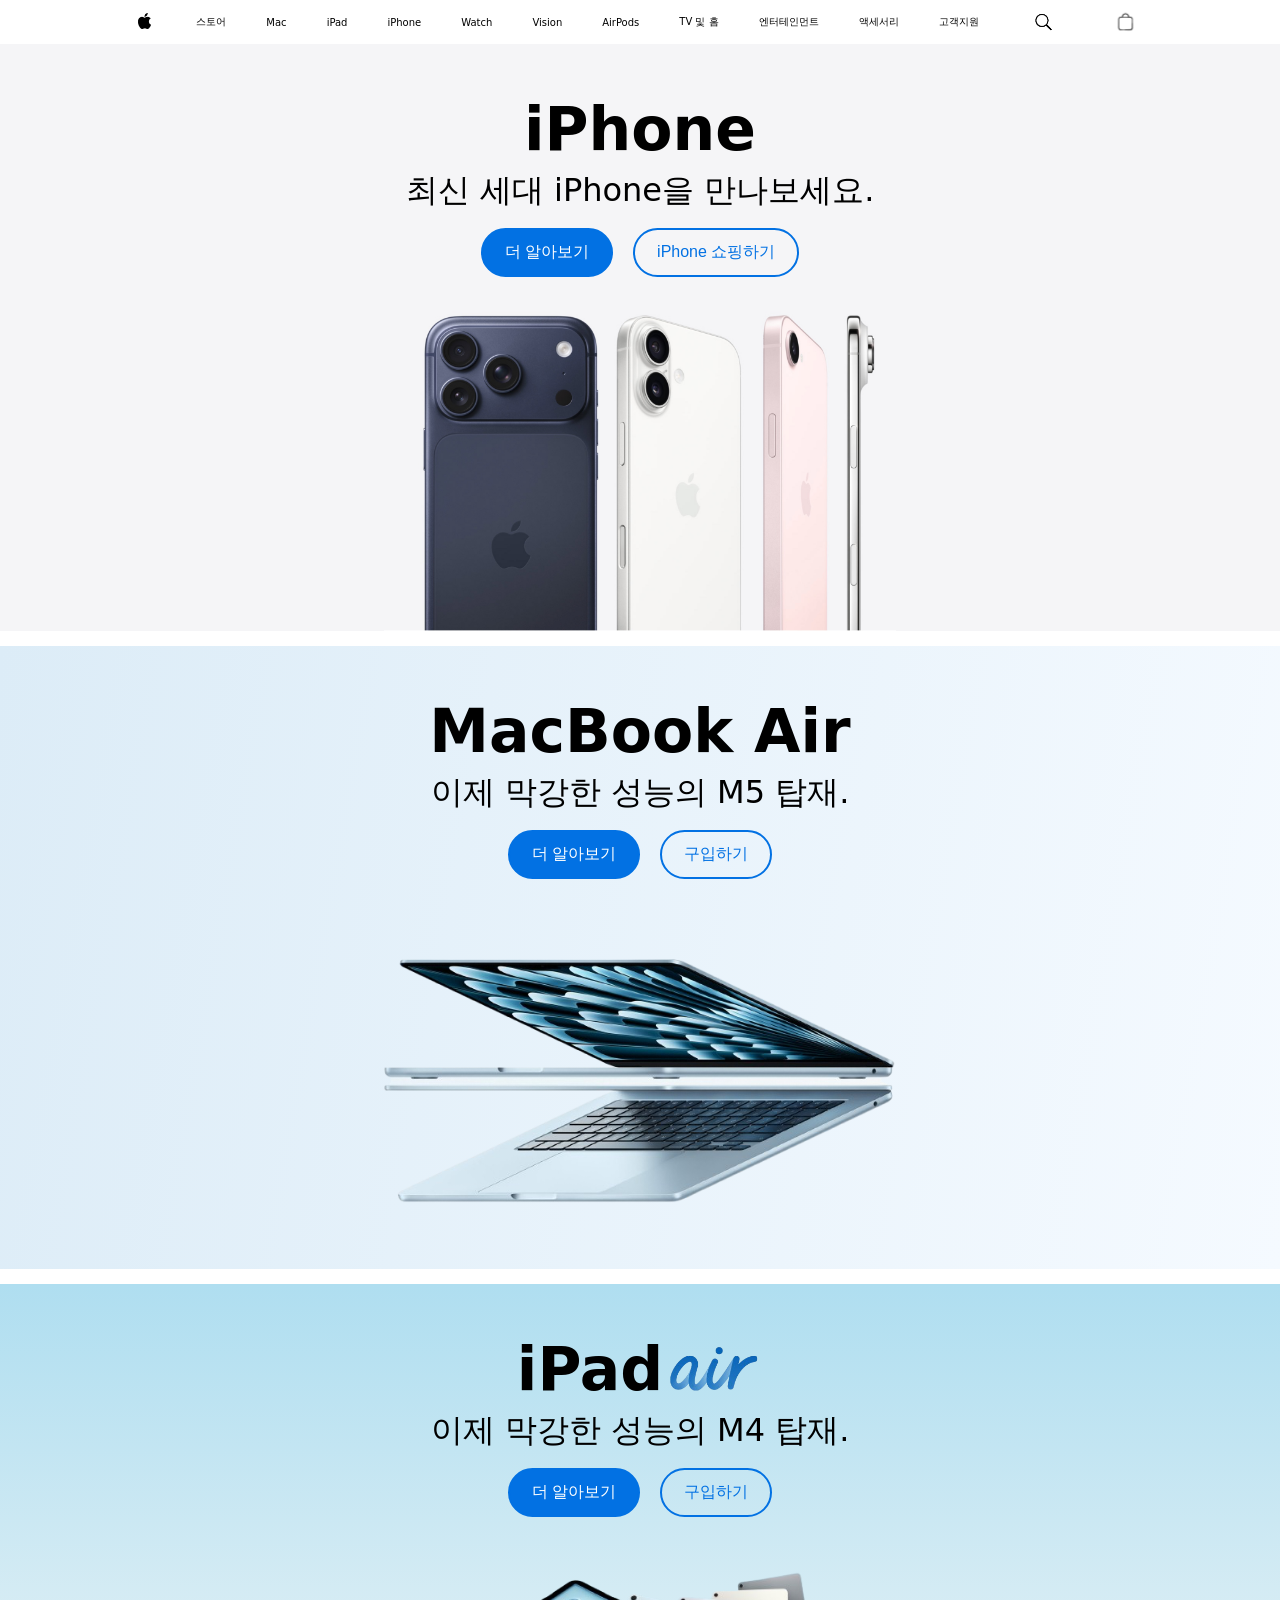
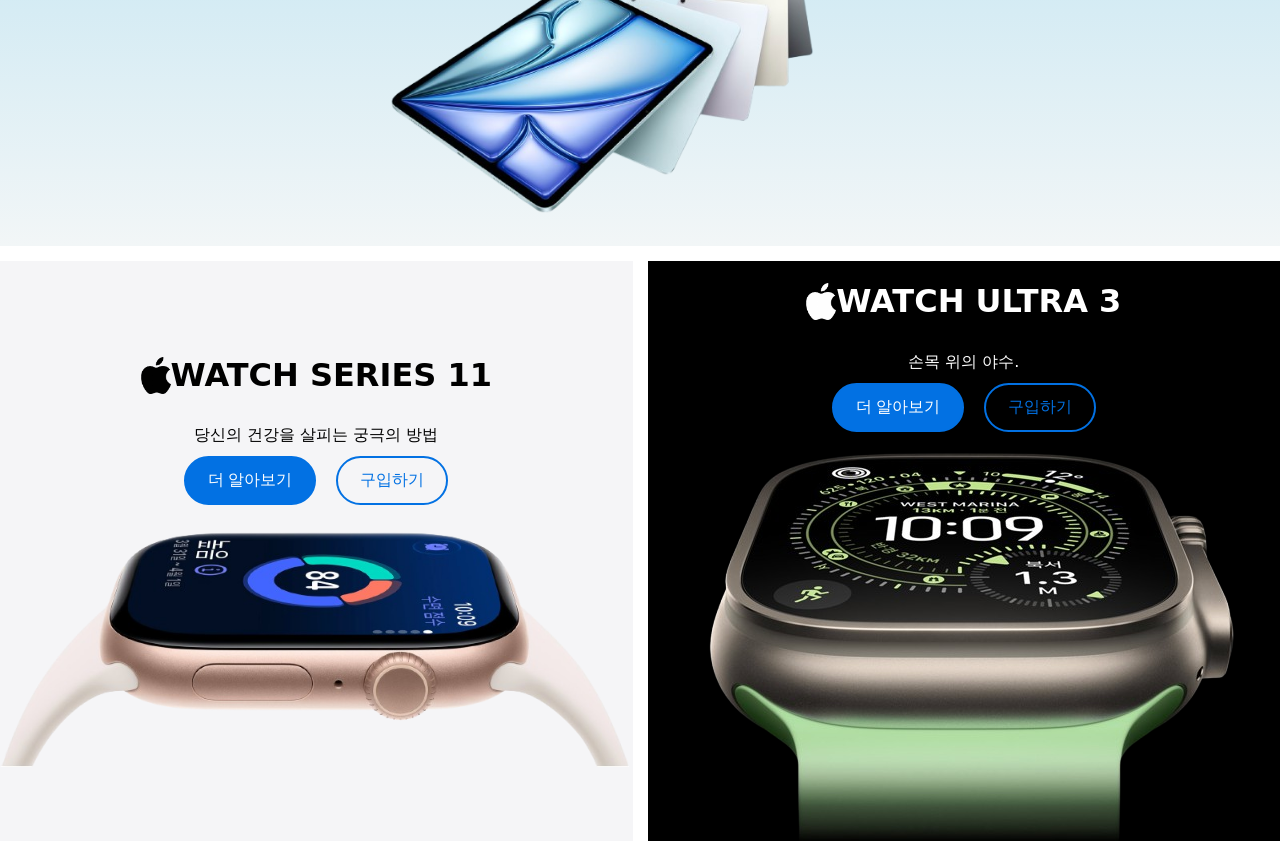
<file: harry/src/harry.html>
<!doctype html>
<html lang="en">
  <head>
    <meta charset="UTF-8" />
    <meta name="viewport" content="width=device-width, initial-scale=1.0" />
    <title>Apple (대한민국)</title>
    <link rel="icon" href="/harry/img/FAVICON-removebg-preview.png" />
  </head>
  <body>
    <div id="header">
      <a href="/harry/src/harry.html"
        ><img
          class="btn"
          id="logo"
          src="/harry/img/Apple_logo-removebg-preview.png"
          alt="Apple_logo"
      /></a>

      <a href="" class="btn">스토어</a>
      <a href="" class="btn">Mac</a>
      <a href="" class="btn">iPad</a>
      <a href="" class="btn">iPhone</a>
      <a href="" class="btn">Watch</a>
      <a href="" class="btn">Vision</a>
      <a href="" class="btn">AirPods</a>
      <a href="" class="btn">TV 및 홈</a>
      <a href="" class="btn">엔터테인먼트</a>
      <a href="" class="btn">액세서리</a>
      <a href="" class="btn">고객지원</a>

      <a href=""
        ><img
          class="btn"
          id="searchBTN"
          src="/harry/img/searchBTN-removebg-preview.png"
          alt="searchBTN"
      /></a>
      <a href=""
        ><img
          class="btn"
          id="shop"
          src="/harry/img/shop-removebg-preview.png"
          alt="shop"
      /></a>
    </div>

    <div id="body">
      <div id="item1" class="item">
        <h1 class="product-ttl">iPhone</h1>

        <h1 class="product-subttl">최신 세대 iPhone을 만나보세요.</h1>
        <div class="btn-row">
          <button class="left-btn">더 알아보기</button>
          <button class="right-btn">iPhone 쇼핑하기</button>
        </div>

        <img
          class="product-main-img"
          id="iPhone"
          src="/harry/img/iPhone.jpeg"
          alt="iPhone"
        />
      </div>

      <div id="item2" class="item">
        <h1 class="product-ttl">MacBook Air</h1>

        <h1 class="product-subttl">이제 막강한 성능의 M5 탑재.</h1>
        <div class="btn-row">
          <button class="left-btn">더 알아보기</button>
          <button class="right-btn">구입하기</button>
        </div>

        <img
          class="product-main-img"
          id="macbook"
          src="/harry/img/macbook-removebg-preview.png"
          alt="macbook"
        />
      </div>

      <div id="item3" class="item">
        <div id="ipad-title">
          <h1 class="product-ttl">iPad</h1>
          <img src="/harry/img/air-removebg-preview.png" alt="air" />
        </div>

        <h1 class="product-subttl">이제 막강한 성능의 M4 탑재.</h1>
        <div class="btn-row">
          <button class="left-btn">더 알아보기</button>
          <button class="right-btn">구입하기</button>
        </div>

        <img
          class="product-main-img"
          id="iPad"
          src="/harry/img/iPad-removebg-preview.png"
          alt="iPad"
        />
      </div>

      <div id="watchRow" class="item">
        <div id="watch11">
          <div class="watch-ttl" id="11-ttl">
            <img
            class="appleLogoInWatch"
            src="/harry/img/Apple_logo-removebg-preview.png"
            alt="apple logo"
          />
            <h1 class="WATCH"><strong>WATCH</strong> SERIES 11</h1>
          </div>
          
          <h1 class="product-subttl watch-subttl">
            당신의 건강을 살피는 궁극의 방법
          </h1>
          <div class="btn-row">
            <button class="left-btn">더 알아보기</button>
            <button class="right-btn">구입하기</button>
          </div>
          <img
            id="watch11img"
            src="/harry/img/watch11-removebg-preview.png"
            alt="watch11"
          />

        </div>


        <div id="watchUltra">
          <div class="watch-ttl" id="ultra-ttl">
            <img
            id="white-logo"
            class="appleLogoInWatch"
            src="/harry/img/Apple_logo-removebg-preview.png"
            alt="apple logo"
          />
            <h1 class="WATCH watchULTRA3"> <strong>WATCH</strong>  ULTRA 3</h1>

          </div>
            <h1 class="product-subttl watchULTRA3 watch-subttl" >손목 위의 야수.</h1>
            <div class="btn-row">
              <button class="left-btn">더 알아보기</button>
              <button class="right-btn">구입하기</button>
            </div>

            <img
              src="/harry/img/watchUltra3-removebg-preview.png"
              alt="watchUltra3"
            />
          </div>

        </div>
        <div id="item5" class="item">
          <div class=""></div>
          <div></div>
        </div>
      </div>

      
    </div>
    <script src="/harry/src/code.js"></script>
  </body>
  <link rel="stylesheet" href="/harry/src/style.css" />
</html>
</file>
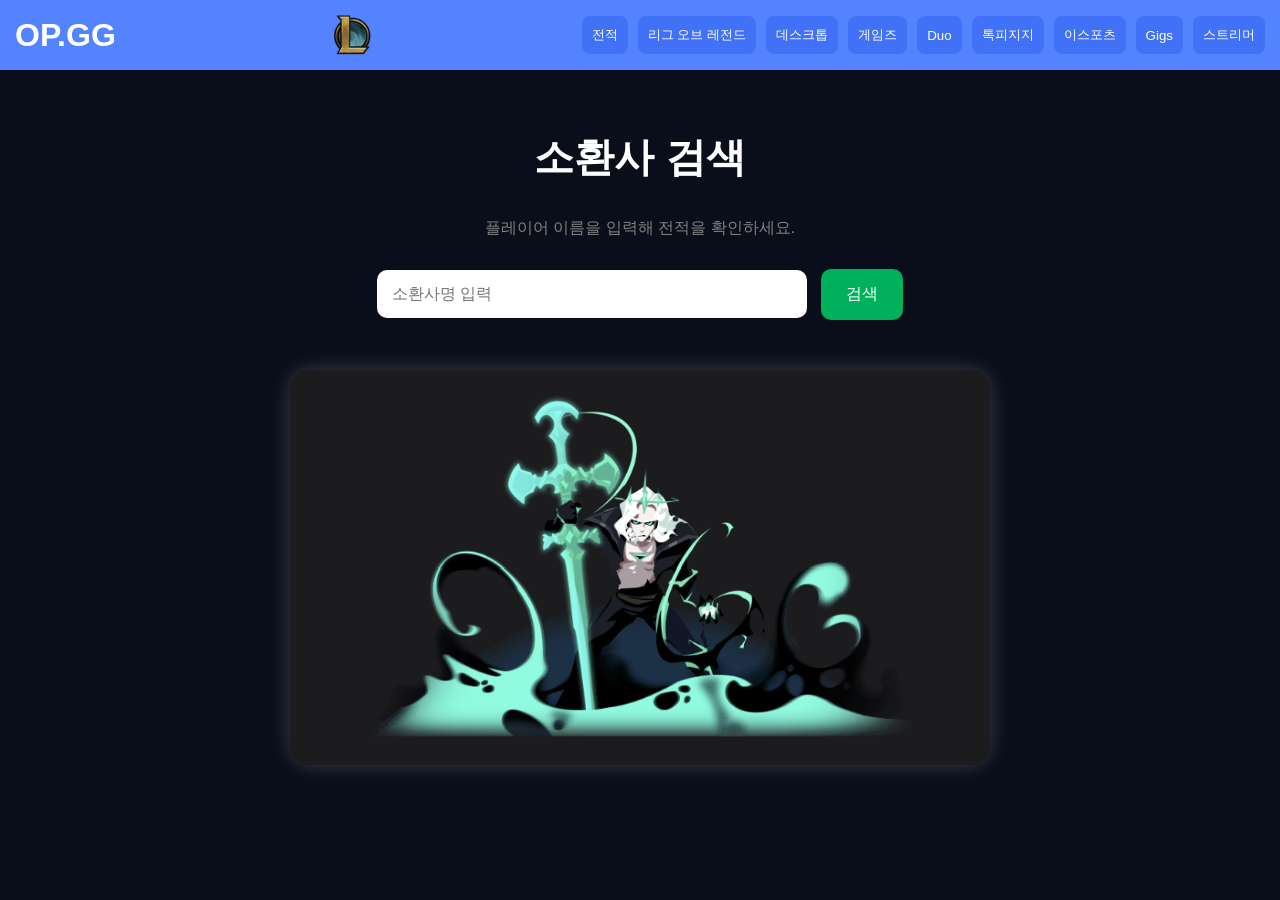
<file: ljs/src/ljs.html>
<!DOCTYPE html>
<html lang="ko">
<head>
    <meta charset="UTF-8">
    <meta name="viewport" content="width=device-width, initial-scale=1.0">
    <title>https://ljs.op.gg</title>
</head>

<body style="
    background-color: #0a0e1a;
    color: white;
    font-family: Arial, sans-serif;
    margin: 0;
;">

    <!-- 상단 바 -->
    <div style="
        background-color: #5383ff;
        padding: 15px;
        display: flex;
        justify-content: space-between;
        align-items: center;
    ">

        <h1 style="margin: 0;">OP.GG</h1> <img src="스크린샷_2026-05-15_221217-removebg-preview.png" alt="OP.GG" style="height: 40px;">

        <div style="
            display: flex;
            gap: 10px;
            overflow-x: auto;
            white-space: nowrap;
        ">
            <button style="background-color:#4171f6;color:white;border:none;padding:10px;border-radius:8px;">전적</button>
            <button style="background-color:#4171f6;color:white;border:none;padding:10px;border-radius:8px;">리그 오브 레전드</button>
            <button style="background-color:#4171f6;color:white;border:none;padding:10px;border-radius:8px;">데스크톱</button>
            <button style="background-color:#4171f6;color:white;border:none;padding:10px;border-radius:8px;">게임즈</button>
            <button style="background-color:#4171f6;color:white;border:none;padding:10px;border-radius:8px;">Duo</button>
            <button style="background-color:#4171f6;color:white;border:none;padding:10px;border-radius:8px;">톡피지지</button>
            <button style="background-color:#4171f6;color:white;border:none;padding:10px;border-radius:8px;">이스포츠</button>
            <button style="background-color:#4171f6;color:white;border:none;padding:10px;border-radius:8px;">Gigs</button>
            <button style="background-color:#4171f6;color:white;border:none;padding:10px;border-radius:8px;">스트리머</button>
        </div>
    </div>

    <!-- 메인 영역 -->
    <div style="
        text-align: center;
        margin-top: 60px;
    ">

        <h2 style="font-size: 40px;">소환사 검색</h2>

        <p style="color: gray;">
            플레이어 이름을 입력해 전적을 확인하세요.
        </p>

        <!-- 검색창 -->
        <div style="margin-top: 30px;">

            <input 
                type="text"
                placeholder="소환사명 입력"
                style="
                    width: 400px;
                    padding: 15px;
                    border-radius: 10px;
                    border: none;
                    font-size: 16px;
                "
            >

            <button style="
                padding: 15px 25px;
                background-color: #00b15c;
                color: white;
                border: none;
                border-radius: 10px;
                font-size: 16px;
                margin-left: 10px;
            ">
                검색
            </button>

        </div>

        <!-- 이미지 -->
        <div style="margin-top: 50px;">

            <img 
                src="스크린샷 2026-05-15 224130.png"
                alt="OP.GG"
                style="
                    width: 700px;
                    border-radius: 20px;
                    box-shadow: 0 0 20px rgba(255,255,255,0.2);
                "
            >

        </div>

    </div>

</body>
</html>
</file>
<file: harry/src/style.css>
#header {
  display: flex;
  height: 44px;
  position: fixed;
  top: 0;
  left: 0;
  justify-content: center;
  gap: 40px;
  align-items: center;
  width: 100%;
  backdrop-filter: blur(20px);
  -webkit-backdrop-filter: blur(20px);
  background-color: rgba(255, 255, 255, 0.8);
  z-index: 1000;
}

#logo {
  width: 13px;
  margin: 5px;
}

#searchBTN {
  width: 44px;
}

#shop {
  width: 44px;
  margin-top: 5px;
}

#header a {
  text-decoration: none;
  cursor: pointer;
  color: black;
  font-size: x-small;
  font-weight: normal;
  white-space: nowrap;
}

#body {
  display: flex;
  flex-direction: column;
  gap: 15px;
}

.product-ttl {
  font-size: 60px;
  font-weight: bold;
  margin: 0px;
  margin-top: 50px;
}

.product-subttl {
  font-size: xx-large;
  font-weight: normal;
  margin: 5px;
}

.item {
  display: flex;
  flex-direction: column;
  justify-content: center;
  align-items: center;
  width: 100%;
  cursor: pointer;
}

#item1 {
  background-color: rgb(245 245 247);

  height: max-content;
  width: 100%;
}

#item2 {
  background: linear-gradient(100deg, rgb(220 236 247), rgb(245, 250, 255));
}

#item3 {
  background: linear-gradient(to bottom, rgb(175 222 240), rgb(242 246 247));

  #ipad-title {
    display: flex;
    flex-direction: row;
    align-items: center;
    justify-content: center;
    img {
      width: 100px;
      margin-top: 55px;
      height: auto;
    }
  }
  #iPad {
    width: 45%;
  }
}

#watchRow {
  display: flex;
  flex-direction: row;
  gap: 15px;
  align-items: stretch;
  justify-content: center;
  width: 100%;

  .appleLogoInWatch {
    width: 30px;
  }
}

.watch-ttl {
  display: flex;
  flex-direction: row;
  align-items: center;
  justify-content: center;
  margin-bottom: 10px;
  padding-bottom: 0px;
}

.WATCH{

  
}

.watch-subttl{
  font-size:medium !important;
  font-weight: normal !important;
  margin: 0px;

}

#watch11 {
  display: flex;
  flex-direction: column;
  align-items: center;
  justify-content: center;
  background-color: rgb(245 245 247);
  flex: 1;
}
#watch11img {
  width: 100%;
  padding-bottom: 0px;
  margin-bottom: 0px;
}

#watchUltra {
  background-color: black;
  
  display: flex;
  flex-direction: column;
  align-items: center;
  justify-content: center;
  flex: 1;
    #white-logo{
    filter: brightness(0) invert(1);

  }
}
#watchUltraImg {
  width: 100%;
}

.watchULTRA3{
  color: white !important;
}

.product-main-img {
  margin-top: 10px;
}

#iPhone {
  cursor: pointer;
  width: 40%;
}

#macbook {
  width: 45%;
  margin-top: 50px;
  margin-bottom: 50px;
}

.btn-row {
  display: flex;
  align-items: center;
  justify-content: center;
}
.left-btn {
  display: flex;
  align-items: center;
  justify-content: center;
  font-size: medium;
  padding: 12px 22px;
  border-radius: 999px;
  cursor: pointer;
  width: fit-content;
  margin: 10px;
  border-color: rgb(2 113 227);
  background-color: rgb(2 113 227);
  border-style: solid;
  border-width: 1;
  color: white;
}

.left-btn:hover {
  background-color: rgb(2 119 237);
}

.right-btn {
  display: flex;
  align-items: center;
  justify-content: center;
  font-size: medium;

  padding: 12px 22px;
  border-radius: 999px;
  cursor: pointer;
  width: fit-content;

  margin: 10px;
  border-width: 1;
  border-color: rgb(2 113 227);
  border-style: solid;
  background-color: transparent;
  color: rgb(2 113 227);
}

.right-btn:hover {
  background-color: rgb(2 113 227);
  color: white;
}

body {
  margin: 0;
  padding-top: 44px;
  font-family:
    system-ui,
    -apple-system,
    BlinkMacSystemFont,
    "Segoe UI",
    Roboto,
    Oxygen,
    Ubuntu,
    Cantarell,
    "Open Sans",
    "Helvetica Neue",
    sans-serif;
}
</file>
